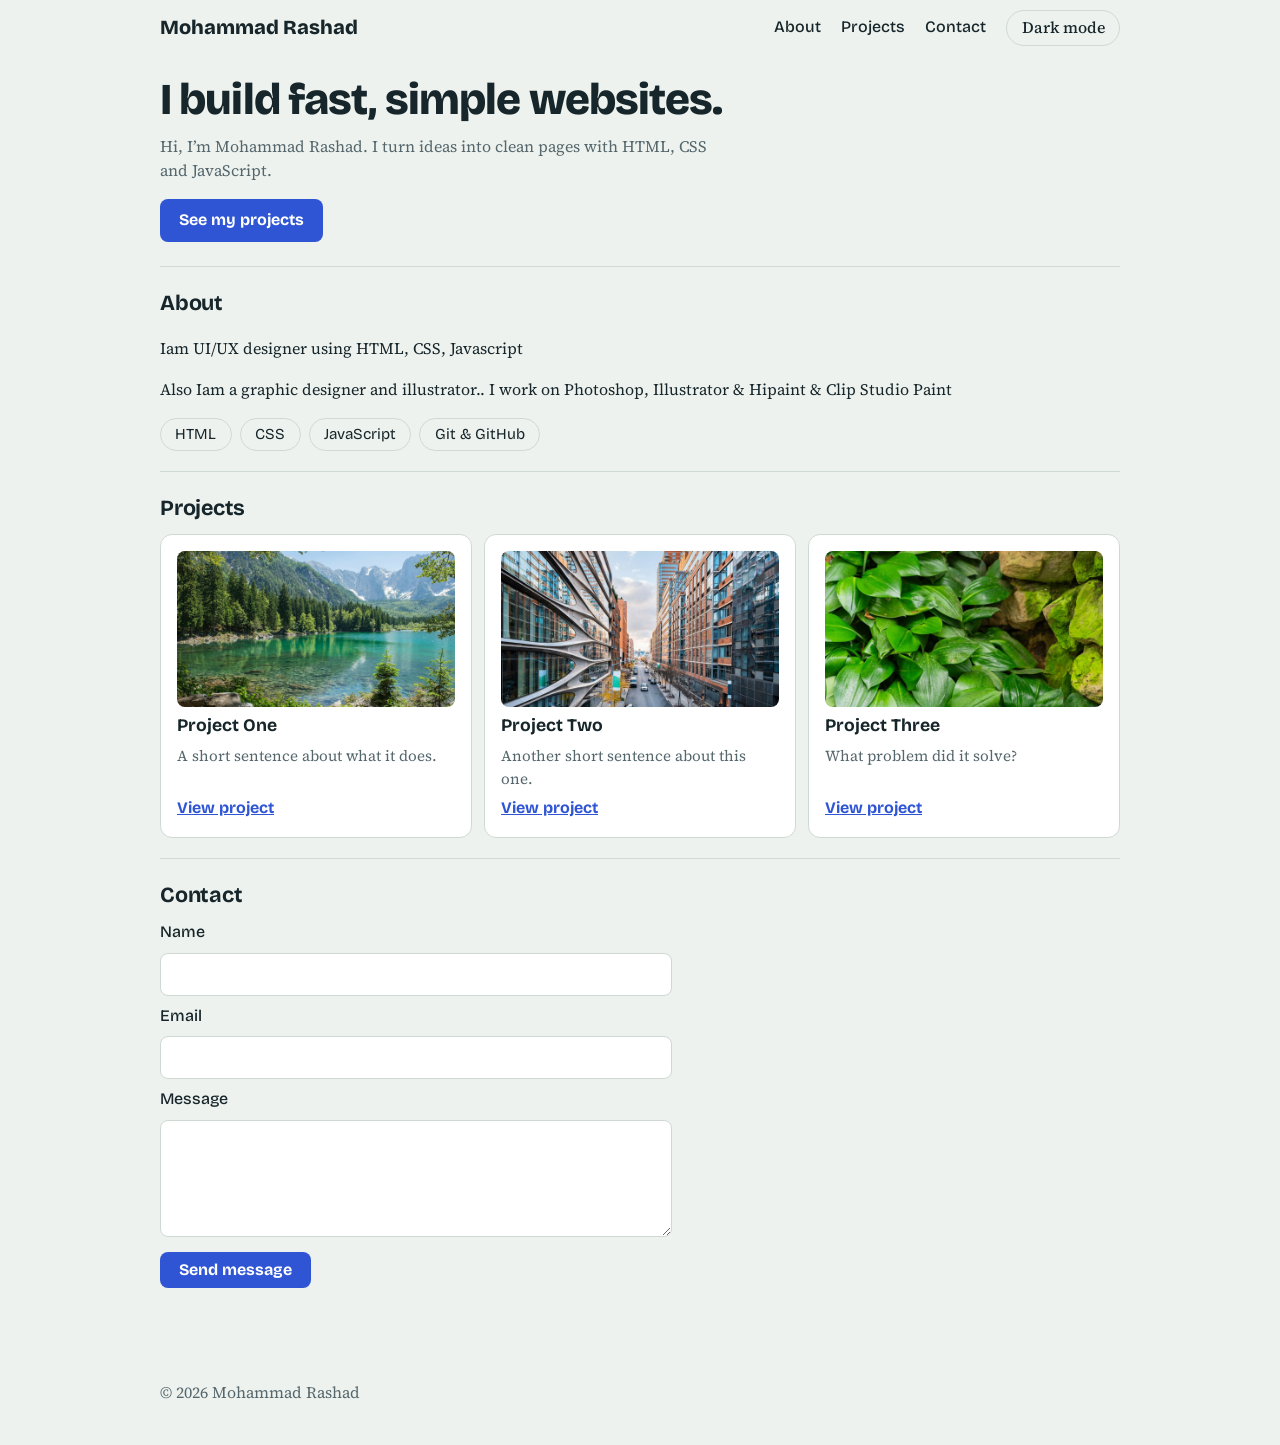
<file: index.htm>
<!DOCTYPE html>
<html lang="en">
<head>
  <meta charset="UTF-8">
  <meta name="viewport" content="width=device-width, initial-scale=1">
  <title>Your Name – Web Developer</title>
  <meta name="description" content="Portfolio of Your Name, web developer.">
  <link rel="preconnect" href="https://fonts.googleapis.com">
  <link rel="preconnect" href="https://fonts.gstatic.com" crossorigin>
  <link href="https://fonts.googleapis.com/css2?family=Bricolage+Grotesque:wght@500;700;800&family=Source+Serif+4:wght@400;600&display=swap" rel="stylesheet">
  <link rel="manifest" href="manifest.json">
  <meta name="theme-color" content="#2f55d4">
  <link rel="apple-touch-icon" href="icons/icon-192.png">
  <link rel="stylesheet" href="styles/style.css">
  <link rel="stylesheet" href="styles/modal.css">
</head>
<body>
  <header class="site-header">
    <a class="logo" href="#top">Mohammad Rashad</a>
    <nav aria-label="Main">
      <a href="#about">About</a>
      <a href="#projects">Projects</a>
      <a href="#contact">Contact</a>
      <button id="theme-toggle" type="button" aria-label="Toggle dark mode">Dark mode</button>
    </nav>
  </header>

  <main id="top">
    <section class="hero">
      <h1>I build fast, simple websites.</h1>
      <p>Hi, I’m Mohammad Rashad. I turn ideas into clean pages with HTML, CSS and JavaScript.</p>
      <a class="btn" href="#projects">See my projects</a>
    </section>

    <section id="about" class="section">
      <h2>About</h2>
      <p>Iam UI/UX designer using HTML, CSS, Javascript</p>
      <p>Also Iam a graphic designer and illustrator.. I work on Photoshop, Illustrator & Hipaint & Clip Studio Paint</p>
      <ul class="skills" aria-label="Skills">
        <li>HTML</li><li>CSS</li><li>JavaScript</li><li>Git &amp; GitHub</li>
      </ul>
    </section>

    <section id="projects" class="section">
      <h2>Projects</h2>
      <div id="project-list" class="projects"></div>
    </section>

    <section id="contact" class="section">
      <h2>Contact</h2>
      <form id="contact-form">
        <label for="name">Name</label>
        <input id="name" name="name" type="text" required>
        <label for="email">Email</label>
        <input id="email" name="email" type="email" required>
        <label for="message">Message</label>
        <textarea id="message" name="message" rows="4" required></textarea>
        <button class="btn" type="submit">Send message</button>
        <p id="form-status" role="status"></p>
      </form>
    </section>
  </main>

  <footer class="site-footer">
    <p>© <span id="year"></span> Mohammad Rashad</p>
  </footer>

  <script src="scripts/script.js"></script>
  <script src="scripts/modal.js"></script>
</body>
</html>
</file>
<file: styles/style.css>
:root {
  --bg: #eef2ee;
  --surface: #ffffff;
  --ink: #17262b;
  --muted: #55676c;
  --accent: #2f55d4;
  --accent-ink: #ffffff;
  --line: #cfd9d3;
}
:root[data-theme="dark"] {
  --bg: #12191c;
  --surface: #1b2529;
  --ink: #e8efec;
  --muted: #9fb0b0;
  --accent: #8fa8ff;
  --accent-ink: #12191c;
  --line: #2c3a3f;
}

* { box-sizing: border-box; }
html { scroll-behavior: smooth; }
body {
  margin: 0;
  background: var(--bg);
  color: var(--ink);
  font-family: "Source Serif 4", Georgia, serif;
  font-size: 1rem;
  line-height: 1.55;
}
h1, h2, h3, .logo, .btn, nav a, nav button {
  font-family: "Bricolage Grotesque", system-ui, sans-serif;
}
a { color: inherit; }
:focus-visible { outline: 3px solid var(--accent); outline-offset: 3px; }

.site-header {
  display: flex; flex-wrap: wrap; gap: .75rem;
  justify-content: space-between; align-items: center;
  max-width: 62rem; margin: 0 auto; padding: .6rem 1rem;
}
.logo { font-weight: 800; font-size: 1.25rem; text-decoration: none; }
nav { display: flex; flex-wrap: wrap; gap: 1.25rem; align-items: center; }
nav a { text-decoration: none; font-weight: 500; }
nav a:hover { text-decoration: underline; text-underline-offset: 4px; }
nav button {
  font: inherit; font-weight: 500; cursor: pointer;
  background: none; color: var(--ink);
  border: 1px solid var(--line); border-radius: 999px; padding: .3rem .9rem;
}

main, .site-footer { max-width: 62rem; margin: 0 auto; padding: 0 1rem; }

.hero { padding: 1.25rem 0 1.5rem; }
.hero h1 {
  font-size: clamp(1.75rem, 5vw, 2.75rem);
  line-height: 1.1; font-weight: 800; letter-spacing: -.02em;
  margin: 0 0 .6rem; max-width: 22ch;
}
.hero p { max-width: 36rem; color: var(--muted); margin: 0 0 1rem; }

.btn {
  display: inline-block; cursor: pointer; border: 0;
  background: var(--accent); color: var(--accent-ink);
  font-weight: 700; font-size: 1rem; text-decoration: none;
  padding: .55rem 1.2rem; border-radius: 8px;
}
.btn:hover { filter: brightness(1.1); }

.section { padding: 1.25rem 0; border-top: 1px solid var(--line); }
.section h2 { font-size: 1.35rem; margin: 0 0 .5rem; letter-spacing: -.01em; }
.section > p { max-width: 100%; }

.skills { list-style: none; display: flex; flex-wrap: wrap; gap: .5rem; padding: 0; margin: .75rem 0 0; }
.skills li {
  font-family: "Bricolage Grotesque", system-ui, sans-serif; font-size: .95rem;
  border: 1px solid var(--line); border-radius: 999px; padding: .25rem .9rem;
}

.projects { display: grid; gap: .75rem; grid-template-columns: repeat(auto-fit, minmax(14rem, 1fr)); }
.project {
  background: var(--surface); border: 1px solid var(--line);
  border-radius: 12px; padding: 1rem;
  display: flex; flex-direction: column; gap: .3rem;
}
.project h3 { margin: 0; font-size: 1.1rem; }
.project p { margin: 0; color: var(--muted); font-size: .95rem; flex: 1; }
.project a { font-family: "Bricolage Grotesque", system-ui, sans-serif; font-weight: 700; color: var(--accent); }

form { display: grid; gap: .5rem; max-width: 32rem; }
label { font-family: "Bricolage Grotesque", system-ui, sans-serif; font-weight: 500; }
input, textarea {
  font: inherit; color: inherit; background: var(--surface);
  border: 1px solid var(--line); border-radius: 8px; padding: .5rem .75rem;
}
form .btn { justify-self: start; margin-top: .4rem; }
#form-status { margin: .5rem 0 0; color: var(--muted); min-height: 1.5em; }

.site-footer { padding-top: 1rem; padding-bottom: 1.5rem; color: var(--muted); font-size: 1rem; }

@media (prefers-reduced-motion: reduce) {
  html { scroll-behavior: auto; }
}
</file>
<file: styles/modal.css>
/* Project popup (uses the colors from style.css) */
body.modal-open { overflow: hidden; }

#project-modal {
  padding: 0; max-width: none; max-height: none;
  background: var(--surface); color: var(--ink);
  border: 1px solid var(--line); border-radius: 12px;
}
#project-modal[open] { display: flex; flex-direction: column; }
#project-modal::backdrop { background: rgba(0, 0, 0, .6); }

.modal-close {
  align-self: flex-end; margin: .6rem .6rem 0; flex: none;
  font: inherit; font-family: "Bricolage Grotesque", system-ui, sans-serif; font-weight: 500;
  background: none; color: var(--ink); cursor: pointer;
  border: 1px solid var(--line); border-radius: 999px; padding: .3rem .9rem;
}
.modal-body { flex: 1; overflow: auto; padding: 0 1.25rem 1.25rem; outline: none; }
.modal-body h2 { font-size: 1.5rem; margin: 0 0 .5rem; }
.modal-body h3 { font-size: 1.1rem; margin: 1.25rem 0 .25rem; }
.modal-body p { max-width: 40rem; margin: 0 0 .75rem; }

.design-placeholder {
  display: grid; place-items: center; text-align: center;
  aspect-ratio: 16 / 9; width: 100%; margin: .75rem 0;
  border: 2px dashed var(--line); border-radius: 8px; color: var(--muted);
}
.modal-body img { max-width: 100%; height: auto; border-radius: 8px; }

/* Project cards: whole card is clickable, image on top, loading pulse */
.project { cursor: pointer; transition: transform .15s ease, border-color .15s ease; }
.project:hover { border-color: var(--accent); transform: translateY(-2px); }
.project img {
  display: block; width: 100%; height: auto;
  aspect-ratio: 16 / 9; object-fit: cover;
  border-radius: 8px; background: var(--line);
}
.project.is-loading { cursor: progress; animation: card-pulse .9s ease-in-out infinite alternate; }
@keyframes card-pulse { from { opacity: 1; } to { opacity: .55; } }
@media (prefers-reduced-motion: reduce) {
  .project { transition: none; }
  .project:hover { transform: none; }
  .project.is-loading { animation: none; opacity: .6; }
}
</file>
